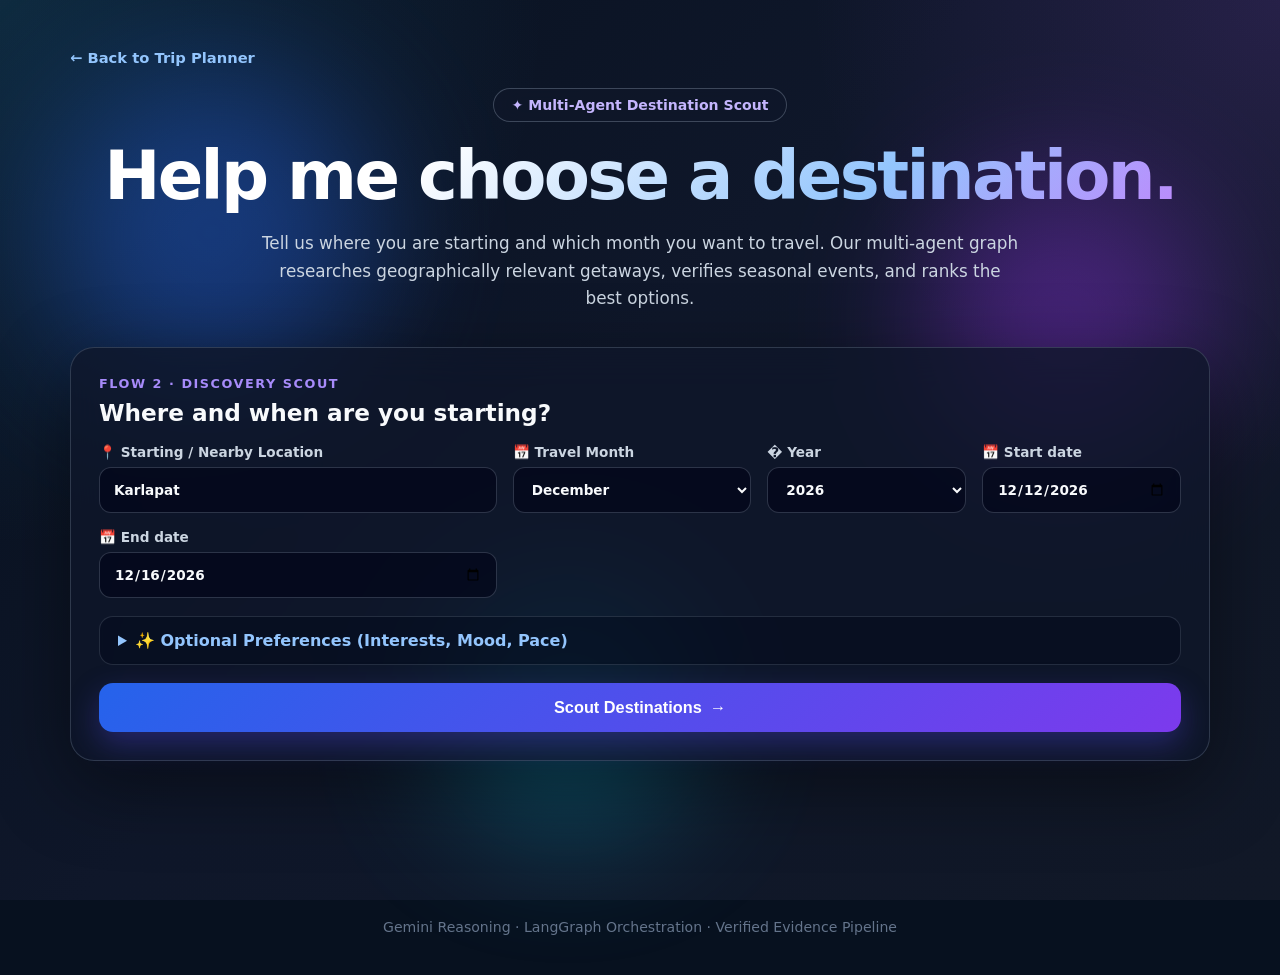
<file: templates/discover.html>
<!DOCTYPE html>
<html lang="en">
<head>
  <meta charset="UTF-8">
  <meta name="viewport" content="width=device-width,initial-scale=1">
  <title>Help Me Choose | TripMate AI Scout</title>
  <link rel="stylesheet" href="/static/style.css">
</head>
<body>
  <div class="page-bg">
    <div class="gradient-circle circle-1"></div>
    <div class="gradient-circle circle-2"></div>
    <div class="gradient-circle circle-3"></div>
  </div>

  <main class="app-container discovery-page">
    <a class="back-link" href="/">← Back to Trip Planner</a>

    <section class="hero-section">
      <div class="badge">✦ Multi-Agent Destination Scout</div>
      <h1>Help me choose a destination.</h1>
      <p>Tell us where you are starting and which month you want to travel. Our multi-agent graph researches geographically relevant getaways, verifies seasonal events, and ranks the best options.</p>
    </section>

    <!-- FLOW 2: MINIMAL & INTUITIVE INPUT -->
    <section class="planner-card">
      <div class="step-label">Flow 2 · Discovery Scout</div>
      <h2>Where and when are you starting?</h2>
      
      <form id="discoveryForm">
        <div class="form-grid discover-main-grid">
          <label>
            📍 Starting / Nearby Location
            <input id="discoverOrigin" required placeholder="e.g. Karlapat, Mumbai, or Delhi" value="Karlapat">
          </label>
          <label>
            📅 Travel Month
            <select id="discoverMonth" required>
              <option value="January">January</option>
              <option value="February">February</option>
              <option value="March">March</option>
              <option value="April">April</option>
              <option value="May">May</option>
              <option value="June">June</option>
              <option value="July">July</option>
              <option value="August" selected>August</option>
              <option value="September">September</option>
              <option value="October">October</option>
              <option value="November">November</option>
              <option value="December">December</option>
            </select>
          </label>
          <label>
            �️ Year
            <select id="discoverYear">
              <option value="2026" selected>2026</option>
              <option value="2027">2027</option>
            </select>
          </label>
          <label>
            📅 Start date
            <input id="discoverStartDate" type="date" required>
          </label>
          <label>
            📅 End date
            <input id="discoverEndDate" type="date" required>
          </label>
        </div>

        <details class="preferences-accordion">
          <summary><span>✨ Optional Preferences (Interests, Mood, Pace)</span></summary>
          <div class="choices" style="margin-top: 14px;">
            <span>What kind of experiences do you prefer?</span>
            <div id="discoverInterests" class="tag-buttons">
              <button type="button">Nature</button>
              <button type="button">Culture</button>
              <button type="button">Relaxation</button>
              <button type="button">Food</button>
              <button type="button">Beaches</button>
              <button type="button">Heritage</button>
              <button type="button">Adventure</button>
              <button type="button">Hill Station</button>
            </div>
          </div>
          <div class="form-grid" style="margin-top: 12px;">
            <label>
              Travel pace
              <select id="discoverPace">
                <option value="relaxed">Relaxed</option>
                <option value="balanced" selected>Balanced</option>
                <option value="fast">Fast-paced</option>
              </select>
            </label>
            <label>
              Approx. Budget
              <select id="discoverBudget">
                <option value="flexible" selected>Flexible</option>
                <option value="30000">Under ₹30,000</option>
                <option value="60000">Under ₹60,000</option>
                <option value="120000">Under ₹1,20,000</option>
              </select>
            </label>
          </div>
        </details>

        <div class="agent-action-row">
          <button class="primary" type="submit" id="discoverSubmitBtn">
            Scout Destinations <span>→</span>
          </button>
          <button class="cancel-btn hidden" type="button" id="discoverCancelBtn">Pause research</button>
        </div>
      </form>
    </section>

    <!-- LIVE AGENT PROGRESS -->
    <section id="discoverProgress" class="result-section hidden">
      <h2>LangGraph Agent Pipeline</h2>
      <div id="discoverStatus" class="progress-list"></div>
    </section>

    <!-- CLEAN DESTINATION CARDS -->
    <section id="discoverResults" class="result-section hidden">
      <div class="result-header">
        <div>
          <h2>Recommended Destinations</h2>
          <p id="discoverNote" class="section-note"></p>
        </div>
      </div>
      
      <div id="candidateGrid" class="cards clean-destinations-grid"></div>
    </section>
  </main>

  <!-- STICKY BOTTOM SELECTION DRAWER -->
  <aside id="selectionDrawer" class="selection-drawer hidden">
    <div class="selection-drawer-content">
      <div class="selection-info">
        <span class="selection-count-badge" id="selectedCount">0</span>
        <div>
          <strong>Selected Destinations</strong>
          <div id="selectedChips" class="selected-chips"></div>
        </div>
      </div>
      <button id="continuePlanningBtn" class="primary continue-btn" type="button">
        Continue to Trip Planning <span>→</span>
      </button>
    </div>
  </aside>

  <!-- DESTINATION DETAILS MODAL -->
  <div id="detailsModal" class="modal-overlay hidden" role="dialog" aria-modal="true">
    <div class="modal-content">
      <div class="modal-header">
        <h3 id="modalTitle">Destination Details</h3>
        <button id="closeModalBtn" class="modal-close-btn" aria-label="Close modal">×</button>
      </div>
      <div id="modalBody" class="modal-body"></div>
    </div>
  </div>

  <footer>
    Gemini Reasoning · LangGraph Orchestration · Verified Evidence Pipeline
  </footer>

  <script src="/static/discover.js?v=20260917"></script>
</body>
</html>
</file>
<file: static/style.css>
* {
    margin: 0;
    padding: 0;
    box-sizing: border-box;
}

body {
    font-family: 'Inter', system-ui, -apple-system, BlinkMacSystemFont, "Segoe UI", Roboto, sans-serif;
    min-height: 100vh;
    background: #07111f;
    color: #ffffff;
    overflow-x: hidden;
}

.page-bg {
    position: fixed;
    inset: 0;
    z-index: -1;
    background:
        radial-gradient(circle at top left, rgba(56, 189, 248, 0.15), transparent 35%),
        radial-gradient(circle at top right, rgba(168, 85, 247, 0.15), transparent 30%),
        linear-gradient(135deg, #07111f 0%, #0f172a 45%, #111827 100%);
}

.gradient-circle {
    position: absolute;
    border-radius: 999px;
    filter: blur(70px);
    opacity: 0.4;
    pointer-events: none;
}

.circle-1 {
    width: 320px;
    height: 320px;
    background: #2563eb;
    top: 8%;
    left: 4%;
}

.circle-2 {
    width: 280px;
    height: 280px;
    background: #9333ea;
    top: 20%;
    right: 6%;
}

.circle-3 {
    width: 240px;
    height: 240px;
    background: #06b6d4;
    bottom: 8%;
    left: 35%;
}

.app-container {
    width: min(1140px, calc(100% - 32px));
    margin: 0 auto;
    padding: 48px 0 100px;
}

.back-link {
    display: inline-flex;
    align-items: center;
    gap: 6px;
    margin-bottom: 22px;
    color: #93c5fd;
    text-decoration: none;
    font-weight: 600;
    font-size: 0.92rem;
    transition: color 0.2s ease;
}

.back-link:hover {
    color: #bfdbfe;
    text-decoration: underline;
}

.hero-section {
    text-align: center;
    margin-bottom: 34px;
}

.badge {
    display: inline-flex;
    align-items: center;
    gap: 8px;
    padding: 8px 18px;
    border: 1px solid rgba(148, 163, 184, 0.35);
    border-radius: 999px;
    background: rgba(15, 23, 42, 0.75);
    backdrop-filter: blur(16px);
    color: #c4b5fd;
    font-weight: 700;
    font-size: 0.88rem;
    margin-bottom: 18px;
}

.hero-section h1 {
    font-size: clamp(2.2rem, 5.5vw, 4.2rem);
    line-height: 1.1;
    letter-spacing: -0.04em;
    margin-bottom: 16px;
    background: linear-gradient(135deg, #ffffff 30%, #93c5fd 70%, #c084fc 100%);
    -webkit-background-clip: text;
    -webkit-text-fill-color: transparent;
}

.hero-section p {
    max-width: 760px;
    margin: 0 auto;
    color: #cbd5e1;
    font-size: 1.05rem;
    line-height: 1.65;
}

.planner-card,
.result-section {
    background: rgba(15, 23, 42, 0.78);
    border: 1px solid rgba(148, 163, 184, 0.25);
    box-shadow: 0 24px 80px rgba(0, 0, 0, 0.45);
    backdrop-filter: blur(20px);
    border-radius: 24px;
    padding: 28px;
    margin-bottom: 28px;
}

.step-label {
    color: #a78bfa;
    font-size: 0.8rem;
    font-weight: 800;
    text-transform: uppercase;
    letter-spacing: 0.12em;
    margin-bottom: 8px;
}

.planner-card h2,
.result-header h2 {
    font-size: 1.45rem;
    color: #f8fafc;
    margin-bottom: 16px;
}

.mode-grid {
    display: grid;
    grid-template-columns: repeat(2, 1fr);
    gap: 14px;
    margin: 18px 0;
}

.mode-card {
    text-align: left;
    min-height: 120px;
    border: 1px solid rgba(148, 163, 184, 0.28);
    background: rgba(2, 6, 23, 0.55);
    color: #e2e8f0;
    border-radius: 18px;
    padding: 18px;
    cursor: pointer;
    display: grid;
    gap: 6px;
    transition: all 0.2s ease;
}

.mode-card:hover {
    border-color: #818cf8;
    background: rgba(99, 102, 241, 0.1);
}

.mode-card.active {
    border-color: #818cf8;
    background: rgba(99, 102, 241, 0.18);
    box-shadow: 0 0 0 3px rgba(129, 140, 248, 0.2);
}

.mode-card span {
    font-size: 1.5rem;
}

.mode-card strong {
    font-size: 1rem;
    color: #f8fafc;
}

.mode-card small {
    color: #94a3b8;
    font-size: 0.85rem;
}

.form-grid {
    display: grid;
    grid-template-columns: repeat(2, 1fr);
    gap: 16px;
    margin: 18px 0;
}

.discover-main-grid {
    grid-template-columns: 2fr 1.2fr 1fr 1fr;
}

.form-grid label,
.full {
    display: grid;
    gap: 7px;
    font-size: 0.85rem;
    font-weight: 700;
    color: #cbd5e1;
}

input,
select {
    width: 100%;
    min-height: 46px;
    padding: 10px 14px;
    color: #f8fafc;
    background: rgba(2, 6, 23, 0.65);
    border: 1px solid rgba(148, 163, 184, 0.28);
    border-radius: 12px;
    font: inherit;
    transition: border-color 0.2s ease, box-shadow 0.2s ease;
}

input:focus,
select:focus {
    outline: none;
    border-color: #818cf8;
    box-shadow: 0 0 0 3px rgba(129, 140, 248, 0.2);
}

.preferences-accordion {
    margin: 18px 0;
    border: 1px solid rgba(148, 163, 184, 0.2);
    border-radius: 14px;
    padding: 14px 18px;
    background: rgba(2, 6, 23, 0.4);
}

.preferences-accordion summary {
    cursor: pointer;
    font-weight: 700;
    color: #93c5fd;
    outline: none;
    user-select: none;
}

.choices {
    margin: 18px 0;
    color: #cbd5e1;
    font-weight: 700;
    font-size: 0.88rem;
}

.choices > div,
.tag-buttons {
    display: flex;
    flex-wrap: wrap;
    gap: 8px;
    margin-top: 10px;
}

.choices button,
.tag-buttons button {
    border: 1px solid rgba(148, 163, 184, 0.3);
    border-radius: 999px;
    padding: 8px 14px;
    color: #cbd5e1;
    background: rgba(15, 23, 42, 0.6);
    cursor: pointer;
    font-size: 0.84rem;
    font-weight: 600;
    transition: all 0.2s ease;
}

.choices button:hover,
.tag-buttons button:hover {
    border-color: #818cf8;
    background: rgba(99, 102, 241, 0.15);
    color: #ffffff;
}

.choices button.selected,
.tag-buttons button.selected {
    background: #4f46e5;
    border-color: #818cf8;
    color: #ffffff;
    box-shadow: 0 0 12px rgba(99, 102, 241, 0.4);
}

.full {
    margin-bottom: 20px;
}

.primary {
    display: inline-flex;
    align-items: center;
    justify-content: center;
    gap: 8px;
    width: 100%;
    border: 0;
    border-radius: 14px;
    padding: 15px 24px;
    background: linear-gradient(135deg, #2563eb, #7c3aed);
    color: #ffffff;
    font-weight: 800;
    cursor: pointer;
    font-size: 1.02rem;
    box-shadow: 0 12px 30px rgba(79, 70, 229, 0.35);
    transition: all 0.25s ease;
}

.primary:hover {
    transform: translateY(-2px);
    box-shadow: 0 16px 40px rgba(124, 58, 237, 0.45);
}

.primary:disabled {
    opacity: 0.7;
    cursor: wait;
    transform: none;
}

.agent-action-row {
    display: flex;
    align-items: center;
    gap: 12px;
    flex-wrap: wrap;
}

.agent-action-row .primary {
    flex: 1 1 280px;
    width: auto;
}

.cancel-btn {
    min-height: 46px;
    padding: 10px 16px;
    border: 1px solid rgba(248, 113, 113, 0.7);
    border-radius: 12px;
    background: rgba(127, 29, 29, 0.35);
    color: #fecaca;
    font: inherit;
    font-weight: 700;
    cursor: pointer;
}

.cancel-btn:hover {
    background: rgba(153, 27, 27, 0.55);
}

/* PROGRESS LIST */
.progress-list {
    display: grid;
    gap: 10px;
    margin-top: 15px;
}

.progress-list div {
    padding: 12px 16px;
    border-radius: 12px;
    background: rgba(34, 197, 94, 0.08);
    border: 1px solid rgba(34, 197, 94, 0.2);
    color: #d1fae5;
    font-size: 0.92rem;
    display: flex;
    align-items: center;
    gap: 10px;
}

.progress-active {
    border-color: #60a5fa !important;
    background: rgba(59, 130, 246, 0.12) !important;
    color: #dbeafe !important;
}

.progress-list span {
    color: #4ade80;
    font-weight: 800;
}

.loader {
    display: inline-block;
    width: 16px;
    height: 16px;
    border: 2px solid rgba(255, 255, 255, 0.3);
    border-top-color: #ffffff;
    border-radius: 50%;
    animation: spin 0.8s linear infinite;
}

@keyframes spin {
    to {
        transform: rotate(360deg);
    }
}

.error {
    background: rgba(239, 68, 68, 0.15) !important;
    border-color: rgba(239, 68, 68, 0.35) !important;
    color: #fecaca !important;
}

/* =====================================================================
   CLEAN DESTINATION CARDS (FLOW 2)
   ===================================================================== */
.clean-destinations-grid {
    display: grid;
    grid-template-columns: repeat(auto-fill, minmax(320px, 1fr));
    gap: 18px;
    margin-top: 18px;
}

.clean-destination-card {
    border: 1px solid rgba(148, 163, 184, 0.22);
    border-radius: 18px;
    padding: 20px;
    background: rgba(15, 23, 42, 0.72);
    display: flex;
    flex-direction: column;
    gap: 12px;
    transition: all 0.25s ease;
    box-shadow: 0 10px 30px rgba(0, 0, 0, 0.25);
}

.clean-destination-card:hover {
    border-color: rgba(129, 140, 248, 0.6);
    transform: translateY(-3px);
    box-shadow: 0 18px 45px rgba(0, 0, 0, 0.4);
}

.clean-destination-card.is-selected {
    border-color: #38bdf8;
    background: rgba(14, 116, 144, 0.18);
    box-shadow: 0 0 0 2px rgba(56, 189, 248, 0.5), 0 16px 40px rgba(0, 0, 0, 0.35);
}

.card-header-row {
    display: flex;
    justify-content: space-between;
    align-items: flex-start;
    gap: 10px;
    border-bottom: 1px solid rgba(148, 163, 184, 0.15);
    padding-bottom: 10px;
}

.dest-title-group h3 {
    font-size: 1.25rem;
    color: #ffffff;
    margin-bottom: 3px;
}

.dest-region {
    color: #94a3b8;
    font-size: 0.85rem;
    font-weight: 500;
}

.badge-group {
    display: flex;
    flex-direction: column;
    align-items: flex-end;
    gap: 4px;
}

.match-score-badge {
    background: linear-gradient(135deg, #059669, #10b981);
    color: #ffffff;
    font-weight: 800;
    font-size: 0.8rem;
    padding: 3px 8px;
    border-radius: 999px;
    letter-spacing: 0.02em;
}

.card-section {
    display: flex;
    flex-direction: column;
    gap: 4px;
}

.card-label {
    font-size: 0.76rem;
    text-transform: uppercase;
    letter-spacing: 0.08em;
    color: #94a3b8;
    font-weight: 700;
}

.card-text {
    color: #e2e8f0;
    font-size: 0.9rem;
    line-height: 1.45;
}

.special-highlight-section {
    background: rgba(168, 85, 247, 0.12);
    border: 1px solid rgba(168, 85, 247, 0.28);
    padding: 9px 12px;
    border-radius: 10px;
}

.special-label {
    color: #c084fc;
}

.highlight-text {
    color: #f3e8ff;
    font-weight: 600;
    display: flex;
    flex-wrap: wrap;
    align-items: center;
    gap: 6px;
}

.verified-tag {
    font-size: 0.7rem;
    background: #065f46;
    color: #6ee7b7;
    padding: 2px 6px;
    border-radius: 6px;
    font-weight: 700;
}

.estimated-tag {
    font-size: 0.7rem;
    background: #78350f;
    color: #fde68a;
    padding: 2px 6px;
    border-radius: 6px;
    font-weight: 700;
}

.tag-pills {
    display: flex;
    flex-wrap: wrap;
    gap: 6px;
}

.tag-pill {
    background: rgba(30, 41, 59, 0.7);
    border: 1px solid rgba(148, 163, 184, 0.25);
    color: #cbd5e1;
    font-size: 0.75rem;
    font-weight: 600;
    padding: 3px 8px;
    border-radius: 6px;
}

.travel-info {
    font-size: 0.85rem;
    color: #93c5fd;
    display: flex;
    flex-direction: row;
    align-items: center;
    gap: 8px;
}

.travel-text {
    color: #bfdbfe;
    font-weight: 600;
}

.card-action-row {
    display: flex;
    gap: 8px;
    margin-top: auto;
    padding-top: 10px;
}

.toggle-trip-btn {
    flex: 1.5;
    padding: 10px;
    border: 1px solid #38bdf8;
    background: rgba(56, 189, 248, 0.15);
    color: #bae6fd;
    font-weight: 800;
    font-size: 0.88rem;
    border-radius: 10px;
    cursor: pointer;
    transition: all 0.2s ease;
}

.toggle-trip-btn:hover {
    background: #0284c7;
    color: #ffffff;
}

.toggle-trip-btn.added {
    background: #059669;
    border-color: #34d399;
    color: #ffffff;
}

.view-details-btn {
    flex: 1;
    padding: 10px;
    border: 1px solid rgba(148, 163, 184, 0.28);
    background: rgba(15, 23, 42, 0.8);
    color: #cbd5e1;
    font-weight: 600;
    font-size: 0.85rem;
    border-radius: 10px;
    cursor: pointer;
    transition: all 0.2s ease;
}

.view-details-btn:hover {
    background: rgba(51, 65, 85, 0.8);
    color: #ffffff;
}

/* =====================================================================
   STICKY BOTTOM SELECTION DRAWER
   ===================================================================== */
.selection-drawer {
    position: fixed;
    bottom: 0;
    left: 0;
    right: 0;
    z-index: 99;
    background: rgba(15, 23, 42, 0.95);
    border-top: 1px solid rgba(56, 189, 248, 0.4);
    box-shadow: 0 -10px 40px rgba(0, 0, 0, 0.6);
    backdrop-filter: blur(16px);
    padding: 14px 20px;
    animation: slideUp 0.3s ease;
}

@keyframes slideUp {
    from { transform: translateY(100%); }
    to { transform: translateY(0); }
}

.selection-drawer-content {
    max-width: 1140px;
    margin: 0 auto;
    display: flex;
    justify-content: space-between;
    align-items: center;
    gap: 16px;
}

.selection-info {
    display: flex;
    align-items: center;
    gap: 14px;
}

.selection-count-badge {
    background: #2563eb;
    color: #ffffff;
    font-weight: 800;
    font-size: 1.1rem;
    width: 36px;
    height: 36px;
    display: flex;
    align-items: center;
    justify-content: center;
    border-radius: 50%;
    box-shadow: 0 0 12px rgba(37, 99, 235, 0.6);
}

.selected-chips {
    display: flex;
    flex-wrap: wrap;
    gap: 6px;
    margin-top: 4px;
}

.selected-chip {
    display: inline-flex;
    align-items: center;
    gap: 6px;
    background: rgba(56, 189, 248, 0.18);
    border: 1px solid rgba(56, 189, 248, 0.4);
    color: #e0f2fe;
    padding: 4px 10px;
    border-radius: 999px;
    font-size: 0.82rem;
    font-weight: 700;
}

.remove-chip-btn {
    border: none;
    background: transparent;
    color: #93c5fd;
    font-size: 1.1rem;
    cursor: pointer;
    padding: 0 2px;
    line-height: 1;
}

.remove-chip-btn:hover {
    color: #f87171;
}

.continue-btn {
    width: auto !important;
    padding: 12px 24px !important;
    white-space: nowrap;
}

/* =====================================================================
   DETAILS MODAL
   ===================================================================== */
.modal-overlay {
    position: fixed;
    inset: 0;
    z-index: 999;
    background: rgba(2, 6, 23, 0.85);
    backdrop-filter: blur(8px);
    display: flex;
    align-items: center;
    justify-content: center;
    padding: 20px;
}

.modal-content {
    background: #0f172a;
    border: 1px solid rgba(148, 163, 184, 0.3);
    border-radius: 20px;
    max-width: 620px;
    width: 100%;
    max-height: 85vh;
    overflow-y: auto;
    padding: 24px;
    box-shadow: 0 25px 80px rgba(0, 0, 0, 0.7);
}

.modal-header {
    display: flex;
    justify-content: space-between;
    align-items: center;
    margin-bottom: 18px;
    border-bottom: 1px solid rgba(148, 163, 184, 0.2);
    padding-bottom: 12px;
}

.modal-header h3 {
    color: #f8fafc;
    font-size: 1.35rem;
}

.modal-close-btn {
    background: transparent;
    border: none;
    color: #94a3b8;
    font-size: 1.8rem;
    cursor: pointer;
    line-height: 1;
}

.modal-close-btn:hover {
    color: #ffffff;
}

.modal-body {
    display: flex;
    flex-direction: column;
    gap: 14px;
}

.modal-detail-row {
    font-size: 0.92rem;
    line-height: 1.5;
}

.modal-detail-row strong {
    color: #93c5fd;
    display: block;
    margin-bottom: 3px;
}

.modal-detail-row p {
    color: #e2e8f0;
}

.modal-attractions-list {
    list-style: none;
    display: flex;
    flex-direction: column;
    gap: 4px;
    color: #cbd5e1;
    margin-top: 4px;
}

.source-row a {
    color: #38bdf8;
    text-decoration: none;
    font-weight: 700;
}

.source-row a:hover {
    text-decoration: underline;
}

/* =====================================================================
   DASHBOARD & ITINERARY (FLOW 1)
   ===================================================================== */
.dashboard {
    display: grid;
    gap: 18px;
}

.dash-section {
    background: rgba(2, 6, 23, 0.4);
    border: 1px solid rgba(148, 163, 184, 0.18);
    padding: 20px;
    border-radius: 16px;
}

.dash-section h3 {
    color: #ddd6fe;
    margin-bottom: 14px;
    font-size: 1.15rem;
}

.cards {
    display: grid;
    grid-template-columns: repeat(auto-fit, minmax(220px, 1fr));
    gap: 14px;
}

.data-card,
.activity {
    border: 1px solid rgba(148, 163, 184, 0.2);
    border-radius: 14px;
    padding: 14px;
    background: rgba(15, 23, 42, 0.65);
}

.data-card h4,
.activity h4 {
    margin: 6px 0;
    color: #f8fafc;
}

.data-card p,
.activity p {
    color: #cbd5e1;
    line-height: 1.45;
    font-size: 0.88rem;
}

.card-action {
    display: block;
    width: 100%;
    margin-top: 10px;
    padding: 8px;
    border: 1px solid #818cf8;
    border-radius: 9px;
    background: rgba(99, 102, 241, 0.18);
    color: #ddd6fe;
    font-weight: 800;
    cursor: pointer;
    font-size: 0.85rem;
    transition: all 0.2s ease;
}

.card-action:hover {
    background: #4f46e5;
    color: #ffffff;
}

.status-badge {
    display: inline-block;
    padding: 3px 8px;
    border-radius: 999px;
    font-size: 0.72rem;
    font-weight: 800;
    background: #334155;
    color: #e2e8f0;
}

.status-badge.LIVE {
    background: #065f46;
    color: #a7f3d0;
}

.status-badge.VERIFIED {
    background: #1e40af;
    color: #bfdbfe;
}

.status-badge.ESTIMATED,
.status-badge.AI_RECOMMENDATION {
    background: #78350f;
    color: #fde68a;
}

.status-badge.UNAVAILABLE {
    background: #475569;
    color: #cbd5e1;
}

.itinerary {
    display: grid;
    gap: 10px;
}

.activity {
    display: grid;
    grid-template-columns: 90px 1fr;
    gap: 14px;
}

.timeline-time {
    color: #a78bfa;
    font-size: 0.82rem;
    font-weight: 800;
}

.budget-grid {
    display: grid;
    grid-template-columns: repeat(auto-fit, minmax(180px, 1fr));
    gap: 10px;
}

.budget-grid > div {
    display: grid;
    gap: 6px;
    padding: 12px;
    border: 1px solid rgba(148, 163, 184, 0.18);
    border-radius: 10px;
    color: #cbd5e1;
    font-size: 0.85rem;
}

.budget-grid span {
    color: #f8fafc;
    font-weight: 700;
}

.budget-total {
    border-color: #34d399 !important;
}

/* =====================================================================
   REPLANNING ASSISTANT FLOATING PANEL
   ===================================================================== */
.change-assistant {
    position: fixed;
    z-index: 90;
    right: 24px;
    bottom: 84px;
    width: min(390px, calc(100vw - 32px));
    padding: 18px;
    background: #0f172a;
    border: 1px solid rgba(129, 140, 248, 0.6);
    border-radius: 20px;
    box-shadow: 0 20px 60px rgba(0, 0, 0, 0.6);
}

.assistant-heading {
    display: flex;
    justify-content: space-between;
    gap: 10px;
    margin-bottom: 12px;
}

.assistant-title {
    color: #f5f3ff;
    font-weight: 800;
    font-size: 0.95rem;
}

.assistant-subtitle {
    color: #94a3b8;
    font-size: 0.78rem;
    margin-top: 2px;
}

.assistant-close {
    border: 0;
    color: #94a3b8;
    background: transparent;
    font-size: 1.4rem;
    cursor: pointer;
    line-height: 1;
}

.assistant-close:hover {
    color: #ffffff;
}

.quick-changes {
    display: flex;
    flex-wrap: wrap;
    gap: 6px;
}

.quick-changes button {
    border: 1px solid rgba(148, 163, 184, 0.28);
    border-radius: 999px;
    background: rgba(30, 41, 59, 0.8);
    color: #dbeafe;
    padding: 6px 11px;
    cursor: pointer;
    font-size: 0.78rem;
    font-weight: 600;
    transition: all 0.2s ease;
}

.quick-changes button:hover {
    background: #4f46e5;
    border-color: #818cf8;
    color: #ffffff;
}

.change-input {
    display: flex;
    gap: 8px;
    margin-top: 14px;
}

.change-input input {
    min-height: 40px;
    font-size: 0.85rem;
}

.change-input button {
    border: 0;
    border-radius: 10px;
    background: #4f46e5;
    color: white;
    font-weight: 800;
    padding: 0 16px;
    cursor: pointer;
}

.change-input button:hover {
    background: #4338ca;
}

.assistant-launcher {
    position: fixed;
    right: 24px;
    bottom: 24px;
    z-index: 80;
    border: 0;
    border-radius: 999px;
    padding: 13px 20px;
    color: #fff;
    background: linear-gradient(135deg, #2563eb, #7c3aed);
    box-shadow: 0 10px 30px rgba(79, 70, 229, 0.45);
    cursor: pointer;
    font-weight: 800;
    font-size: 0.92rem;
    transition: transform 0.2s ease;
}

.assistant-launcher:hover {
    transform: translateY(-2px);
}

.download-btn {
    border: none;
    border-radius: 12px;
    padding: 10px 18px;
    cursor: pointer;
    font-weight: 800;
    background: linear-gradient(135deg, #16a34a, #22c55e);
    color: #ffffff;
    box-shadow: 0 10px 25px rgba(34, 197, 94, 0.3);
    transition: all 0.2s ease;
}

.download-btn:hover {
    transform: translateY(-1px);
}

.discovery-handoff-banner {
    display: flex;
    align-items: center;
    justify-content: space-between;
    gap: 16px;
    background: linear-gradient(135deg, rgba(37, 99, 235, 0.25), rgba(147, 51, 234, 0.25));
    border: 1px solid rgba(147, 197, 253, 0.4);
    border-radius: 18px;
    padding: 16px 20px;
    margin-bottom: 24px;
    backdrop-filter: blur(16px);
    box-shadow: 0 10px 30px rgba(37, 99, 235, 0.2);
    animation: fadeInSlide 0.35s ease-out;
}

@keyframes fadeInSlide {
    from { opacity: 0; transform: translateY(-8px); }
    to { opacity: 1; transform: translateY(0); }
}

.banner-content {
    display: flex;
    align-items: center;
    gap: 14px;
}

.banner-icon {
    font-size: 1.6rem;
}

.banner-text strong {
    display: block;
    color: #e0e7ff;
    font-size: 1.05rem;
    margin-bottom: 2px;
}

.banner-text p {
    color: #cbd5e1;
    font-size: 0.88rem;
    margin: 0;
}

.clear-handoff-btn {
    border: none;
    background: rgba(255, 255, 255, 0.1);
    color: #cbd5e1;
    border-radius: 999px;
    width: 32px;
    height: 32px;
    display: grid;
    place-items: center;
    cursor: pointer;
    font-size: 0.9rem;
    transition: all 0.2s ease;
}

.clear-handoff-btn:hover {
    background: rgba(255, 255, 255, 0.25);
    color: white;
}

/* Date input styling */
.date-input-box {
    color-scheme: dark;
    background: rgba(15, 23, 42, 0.85) !important;
    color: #f8fafc !important;
    font-family: inherit;
    font-weight: 500;
}

.date-input-box::-webkit-calendar-picker-indicator {
    filter: invert(1);
    cursor: pointer;
    opacity: 0.8;
}

.date-input-box::-webkit-calendar-picker-indicator:hover {
    opacity: 1;
}

/* Trip Summary Banner */
.trip-summary-banner {
    background: linear-gradient(135deg, rgba(30, 41, 59, 0.8), rgba(15, 23, 42, 0.9));
    border: 1px solid rgba(148, 163, 184, 0.25);
    border-radius: 18px;
    padding: 20px 24px;
    margin-bottom: 24px;
}

.summary-hero {
    display: flex;
    flex-direction: column;
    gap: 12px;
}

.summary-dest-title {
    display: flex;
    align-items: center;
    gap: 16px;
    flex-wrap: wrap;
}

.summary-dest-title h2 {
    font-size: 1.6rem;
    margin: 0;
    color: #ffffff;
}

.origin-tag {
    background: rgba(56, 189, 248, 0.15);
    border: 1px solid rgba(56, 189, 248, 0.35);
    color: #7dd3fc;
    padding: 4px 12px;
    border-radius: 999px;
    font-size: 0.85rem;
}

.summary-chips {
    display: flex;
    flex-wrap: wrap;
    gap: 8px;
}

.summary-chip {
    background: rgba(255, 255, 255, 0.06);
    border: 1px solid rgba(255, 255, 255, 0.1);
    border-radius: 999px;
    padding: 5px 12px;
    font-size: 0.82rem;
    color: #e2e8f0;
}

/* Day-by-Day Timeline */
.itinerary-timeline {
    display: flex;
    flex-direction: column;
    gap: 22px;
}

.itinerary-day-block {
    background: rgba(15, 23, 42, 0.5);
    border: 1px solid rgba(148, 163, 184, 0.15);
    border-radius: 18px;
    overflow: hidden;
}

.day-badge-header {
    background: rgba(30, 41, 59, 0.7);
    padding: 12px 20px;
    display: flex;
    align-items: center;
    gap: 12px;
    border-bottom: 1px solid rgba(148, 163, 184, 0.15);
}

.day-number {
    font-weight: 800;
    color: #38bdf8;
    background: rgba(56, 189, 248, 0.15);
    padding: 3px 10px;
    border-radius: 8px;
    font-size: 0.85rem;
}

.day-date {
    color: #cbd5e1;
    font-size: 0.9rem;
    font-weight: 600;
}

.day-activities {
    display: flex;
    flex-direction: column;
}

.activity-card {
    display: grid;
    grid-template-columns: 90px 1fr;
    gap: 18px;
    padding: 16px 20px;
    border-bottom: 1px solid rgba(148, 163, 184, 0.1);
    transition: background 0.2s ease;
}

.activity-card:last-child {
    border-bottom: none;
}

.activity-card:hover {
    background: rgba(255, 255, 255, 0.02);
}

.flight-activity {
    background: rgba(37, 99, 235, 0.08) !important;
    border-left: 3px solid #3b82f6;
}

.hotel-activity {
    background: rgba(147, 51, 234, 0.08) !important;
    border-left: 3px solid #a855f7;
}

.cab-activity {
    background: rgba(16, 185, 129, 0.08) !important;
    border-left: 3px solid #10b981;
}

.activity-time-col {
    display: flex;
    flex-direction: column;
    align-items: flex-start;
}

.activity-time {
    font-weight: 800;
    font-size: 0.95rem;
    color: #60a5fa;
}

.activity-endtime {
    font-size: 0.75rem;
    color: #94a3b8;
}

.activity-title-row {
    display: flex;
    justify-content: space-between;
    align-items: flex-start;
    gap: 12px;
    margin-bottom: 4px;
}

.activity-title-row h4 {
    font-size: 1.05rem;
    color: #f8fafc;
    margin: 0;
}

.activity-location {
    font-size: 0.85rem;
    color: #94a3b8;
    margin-bottom: 6px;
}

.activity-desc {
    color: #cbd5e1;
    font-size: 0.9rem;
    line-height: 1.5;
    margin-bottom: 10px;
}

.activity-footer {
    display: flex;
    flex-wrap: wrap;
    align-items: center;
    gap: 10px;
}

.cost-pill {
    background: rgba(234, 179, 8, 0.15);
    border: 1px solid rgba(234, 179, 8, 0.35);
    color: #fde047;
    font-size: 0.78rem;
    font-weight: 700;
    padding: 3px 9px;
    border-radius: 999px;
}

.cost-pill.free {
    background: rgba(16, 185, 129, 0.15);
    border-color: rgba(16, 185, 129, 0.35);
    color: #6ee7b7;
}

.reason-tag {
    font-size: 0.78rem;
    color: #a78bfa;
    background: rgba(167, 139, 250, 0.12);
    padding: 3px 9px;
    border-radius: 999px;
}

/* Flight Details Grid */
.flight-timings-grid {
    display: flex;
    align-items: center;
    justify-content: space-between;
    background: rgba(15, 23, 42, 0.6);
    border-radius: 12px;
    padding: 12px 16px;
    margin: 12px 0;
}

.timing-block {
    display: flex;
    flex-direction: column;
}

.timing-block .time {
    font-size: 1.15rem;
    color: #ffffff;
}

.timing-block small {
    color: #94a3b8;
    font-size: 0.78rem;
}

.flight-path {
    display: flex;
    flex-direction: column;
    align-items: center;
    gap: 4px;
    flex: 1;
    padding: 0 16px;
}

.flight-path span {
    font-size: 0.75rem;
    color: #38bdf8;
    font-weight: 600;
}

.path-line {
    width: 100%;
    height: 2px;
    background: linear-gradient(90deg, #38bdf8, #818cf8);
    position: relative;
}

/* Provider card selection styles */
.provider-card {
    transition: all 0.25s ease;
}

.is-selected-card {
    border-color: #38bdf8 !important;
    background: rgba(30, 58, 138, 0.35) !important;
    box-shadow: 0 0 24px rgba(56, 189, 248, 0.25) !important;
}

.provider-action-row {
    display: flex;
    align-items: center;
    justify-content: space-between;
    gap: 12px;
    margin-top: 14px;
    padding-top: 12px;
    border-top: 1px solid rgba(148, 163, 184, 0.15);
}

.price-block .price-val {
    font-size: 1.25rem;
    font-weight: 800;
    color: #4ade80;
    display: block;
}

.price-block small {
    color: #94a3b8;
    font-size: 0.75rem;
}

.added-btn {
    background: linear-gradient(135deg, #059669, #10b981) !important;
    box-shadow: 0 6px 20px rgba(16, 185, 129, 0.35) !important;
}

.rating-badge {
    background: rgba(251, 191, 36, 0.15);
    border: 1px solid rgba(251, 191, 36, 0.4);
    color: #fbbf24;
    font-weight: 700;
    font-size: 0.8rem;
    padding: 3px 8px;
    border-radius: 999px;
}

.sub-code {
    font-size: 0.82rem;
    color: #94a3b8;
}

/* Direct plan button on discovery cards */
.primary-subtle {
    background: linear-gradient(135deg, #2563eb, #3b82f6) !important;
    color: white !important;
    font-weight: 700;
}

.primary-subtle:hover {
    filter: brightness(1.15);
}

/* Budget Breakdown Enhanced */
.budget-summary-box {
    background: rgba(15, 23, 42, 0.6);
    border: 1px solid rgba(148, 163, 184, 0.2);
    border-radius: 18px;
    padding: 22px;
}

.budget-grid-rich {
    display: grid;
    grid-template-columns: repeat(auto-fit, minmax(220px, 1fr));
    gap: 14px;
    margin-bottom: 20px;
}

.budget-item {
    background: rgba(30, 41, 59, 0.6);
    border: 1px solid rgba(148, 163, 184, 0.15);
    border-radius: 14px;
    padding: 14px 16px;
    display: flex;
    justify-content: space-between;
    align-items: center;
}

.budget-item.is-confirmed {
    border-color: rgba(56, 189, 248, 0.4);
}

.budget-item-title span {
    display: block;
    font-weight: 700;
    color: #f1f5f9;
    font-size: 0.95rem;
}

.budget-item-title small {
    color: #94a3b8;
    font-size: 0.78rem;
}

.budget-item-amount {
    font-size: 1.15rem;
    color: #38bdf8;
}

.budget-total-row {
    display: flex;
    align-items: center;
    justify-content: space-between;
    padding-top: 18px;
    border-top: 1px solid rgba(148, 163, 184, 0.2);
    flex-wrap: wrap;
    gap: 14px;
}

.total-label {
    display: block;
    font-size: 1.05rem;
    font-weight: 700;
    color: #ffffff;
    margin-bottom: 4px;
}

.budget-status-tag {
    display: inline-block;
    font-size: 0.82rem;
    padding: 3px 10px;
    border-radius: 999px;
    font-weight: 600;
}

.budget-status-tag.ok {
    background: rgba(34, 197, 94, 0.15);
    border: 1px solid rgba(34, 197, 94, 0.35);
    color: #4ade80;
}

.budget-status-tag.warning {
    background: rgba(249, 115, 22, 0.15);
    border: 1px solid rgba(249, 115, 22, 0.35);
    color: #fb923c;
}

.total-amount-display {
    font-size: 1.85rem;
    font-weight: 900;
    color: #4ade80;
    letter-spacing: -0.02em;
}

/* Tips Grid */
.tips-grid {
    display: grid;
    grid-template-columns: repeat(auto-fit, minmax(240px, 1fr));
    gap: 14px;
}

.tip-card {
    display: flex;
    gap: 12px;
    background: rgba(30, 41, 59, 0.5);
    border: 1px solid rgba(148, 163, 184, 0.15);
    border-radius: 14px;
    padding: 14px;
}

.tip-icon {
    font-size: 1.4rem;
}

.tip-content strong {
    display: block;
    color: #f8fafc;
    font-size: 0.92rem;
    margin-bottom: 4px;
}

.tip-content p {
    color: #cbd5e1;
    font-size: 0.84rem;
    line-height: 1.45;
    margin: 0;
}

/* Video Card */
.video-card {
    display: flex;
    flex-direction: column;
    justify-content: space-between;
}

.video-preview-row {
    display: flex;
    gap: 12px;
    align-items: flex-start;
    margin-bottom: 8px;
}

.video-play-icon {
    background: #ef4444;
    color: white;
    width: 32px;
    height: 32px;
    border-radius: 8px;
    display: grid;
    place-items: center;
    font-size: 0.8rem;
    flex-shrink: 0;
}

.watch-yt-btn {
    display: inline-block;
    padding: 6px 12px;
    border-radius: 8px;
    background: rgba(239, 68, 68, 0.15);
    border: 1px solid rgba(239, 68, 68, 0.35);
    color: #fca5a5;
    text-decoration: none;
    font-weight: 700;
    font-size: 0.82rem;
    transition: all 0.2s ease;
}

.watch-yt-btn:hover {
    background: rgba(239, 68, 68, 0.3);
    color: #ffffff;
}

/* Hotel Buttons Group */
.hotel-btns-group {
    display: flex;
    align-items: center;
    gap: 8px;
}

.hotel-view-link {
    display: inline-flex;
    align-items: center;
    padding: 8px 12px;
    border-radius: 10px;
    background: rgba(56, 189, 248, 0.12);
    border: 1px solid rgba(56, 189, 248, 0.35);
    color: #38bdf8;
    text-decoration: none;
    font-weight: 700;
    font-size: 0.82rem;
    transition: all 0.2s ease;
}

.hotel-view-link:hover {
    background: rgba(56, 189, 248, 0.25);
    color: #ffffff;
}

/* Creator Travel Insights Container */
.insights-summary-container {
    background: rgba(15, 23, 42, 0.6);
    border: 1px solid rgba(148, 163, 184, 0.2);
    border-radius: 18px;
    padding: 22px;
}

.creator-highlights-block {
    background: linear-gradient(135deg, rgba(37, 99, 235, 0.15), rgba(147, 51, 234, 0.15));
    border: 1px solid rgba(147, 197, 253, 0.3);
    border-radius: 14px;
    padding: 16px;
    margin-bottom: 20px;
}

.creator-highlights-block strong {
    display: block;
    color: #e0e7ff;
    font-size: 0.95rem;
    margin-bottom: 10px;
}

.creator-pills-list {
    display: flex;
    flex-direction: column;
    gap: 8px;
}

.creator-insight-pill {
    background: rgba(30, 41, 59, 0.7);
    border: 1px solid rgba(148, 163, 184, 0.15);
    padding: 8px 12px;
    border-radius: 10px;
    color: #f1f5f9;
    font-size: 0.86rem;
    line-height: 1.45;
}

.insights-columns-grid {
    display: grid;
    grid-template-columns: repeat(auto-fit, minmax(240px, 1fr));
    gap: 16px;
}

.insights-col {
    background: rgba(30, 41, 59, 0.45);
    border: 1px solid rgba(148, 163, 184, 0.15);
    border-radius: 14px;
    padding: 16px;
}

.insights-col h4 {
    color: #38bdf8;
    font-size: 0.95rem;
    margin-bottom: 12px;
    display: flex;
    align-items: center;
    gap: 6px;
}

.insights-list {
    list-style: none;
    padding: 0;
    margin: 0;
    display: flex;
    flex-direction: column;
    gap: 10px;
}

.insights-list li {
    font-size: 0.84rem;
    color: #cbd5e1;
    line-height: 1.45;
    border-left: 2px solid rgba(56, 189, 248, 0.4);
    padding-left: 8px;
}

.insights-list li b {
    color: #f8fafc;
}

/* Header action group */
.header-action-group {
    display: flex;
    align-items: center;
    gap: 10px;
}

.secondary-btn {
    border: 1px solid rgba(168, 85, 247, 0.4);
    background: rgba(147, 51, 234, 0.2);
    color: #d8b4fe;
    padding: 10px 16px;
    border-radius: 12px;
    font-weight: 700;
    cursor: pointer;
    font-size: 0.9rem;
    transition: all 0.2s ease;
}

.secondary-btn:hover {
    background: rgba(147, 51, 234, 0.4);
    color: #ffffff;
}

/* Toast */
.app-toast {
    position: fixed;
    bottom: 30px;
    left: 50%;
    transform: translateX(-50%) translateY(100px);
    background: rgba(15, 23, 42, 0.95);
    border: 1px solid rgba(56, 189, 248, 0.5);
    box-shadow: 0 16px 40px rgba(0, 0, 0, 0.6);
    backdrop-filter: blur(16px);
    color: #f8fafc;
    padding: 12px 24px;
    border-radius: 999px;
    font-weight: 700;
    font-size: 0.92rem;
    z-index: 9999;
    opacity: 0;
    transition: all 0.3s cubic-bezier(0.16, 1, 0.3, 1);
    pointer-events: none;
}

.app-toast.visible {
    transform: translateX(-50%) translateY(0);
    opacity: 1;
}

.hidden {
    display: none !important;
}

footer {
    text-align: center;
    color: #64748b;
    padding: 30px 16px 40px;
    font-size: 0.88rem;
}

@media (max-width: 760px) {
    .discover-main-grid {
        grid-template-columns: 1fr;
    }

    .form-grid,
    .mode-grid {
        grid-template-columns: 1fr;
    }

    .activity-card {
        grid-template-columns: 1fr;
        gap: 8px;
    }

    .clean-destinations-grid {
        grid-template-columns: 1fr;
    }

    .selection-drawer-content {
        flex-direction: column;
        align-items: stretch;
    }

    .continue-btn {
        width: 100% !important;
    }

    .change-assistant {
        right: 16px;
        bottom: 76px;
    }

    .assistant-launcher {
        right: 16px;
        bottom: 16px;
    }
}
</file>
